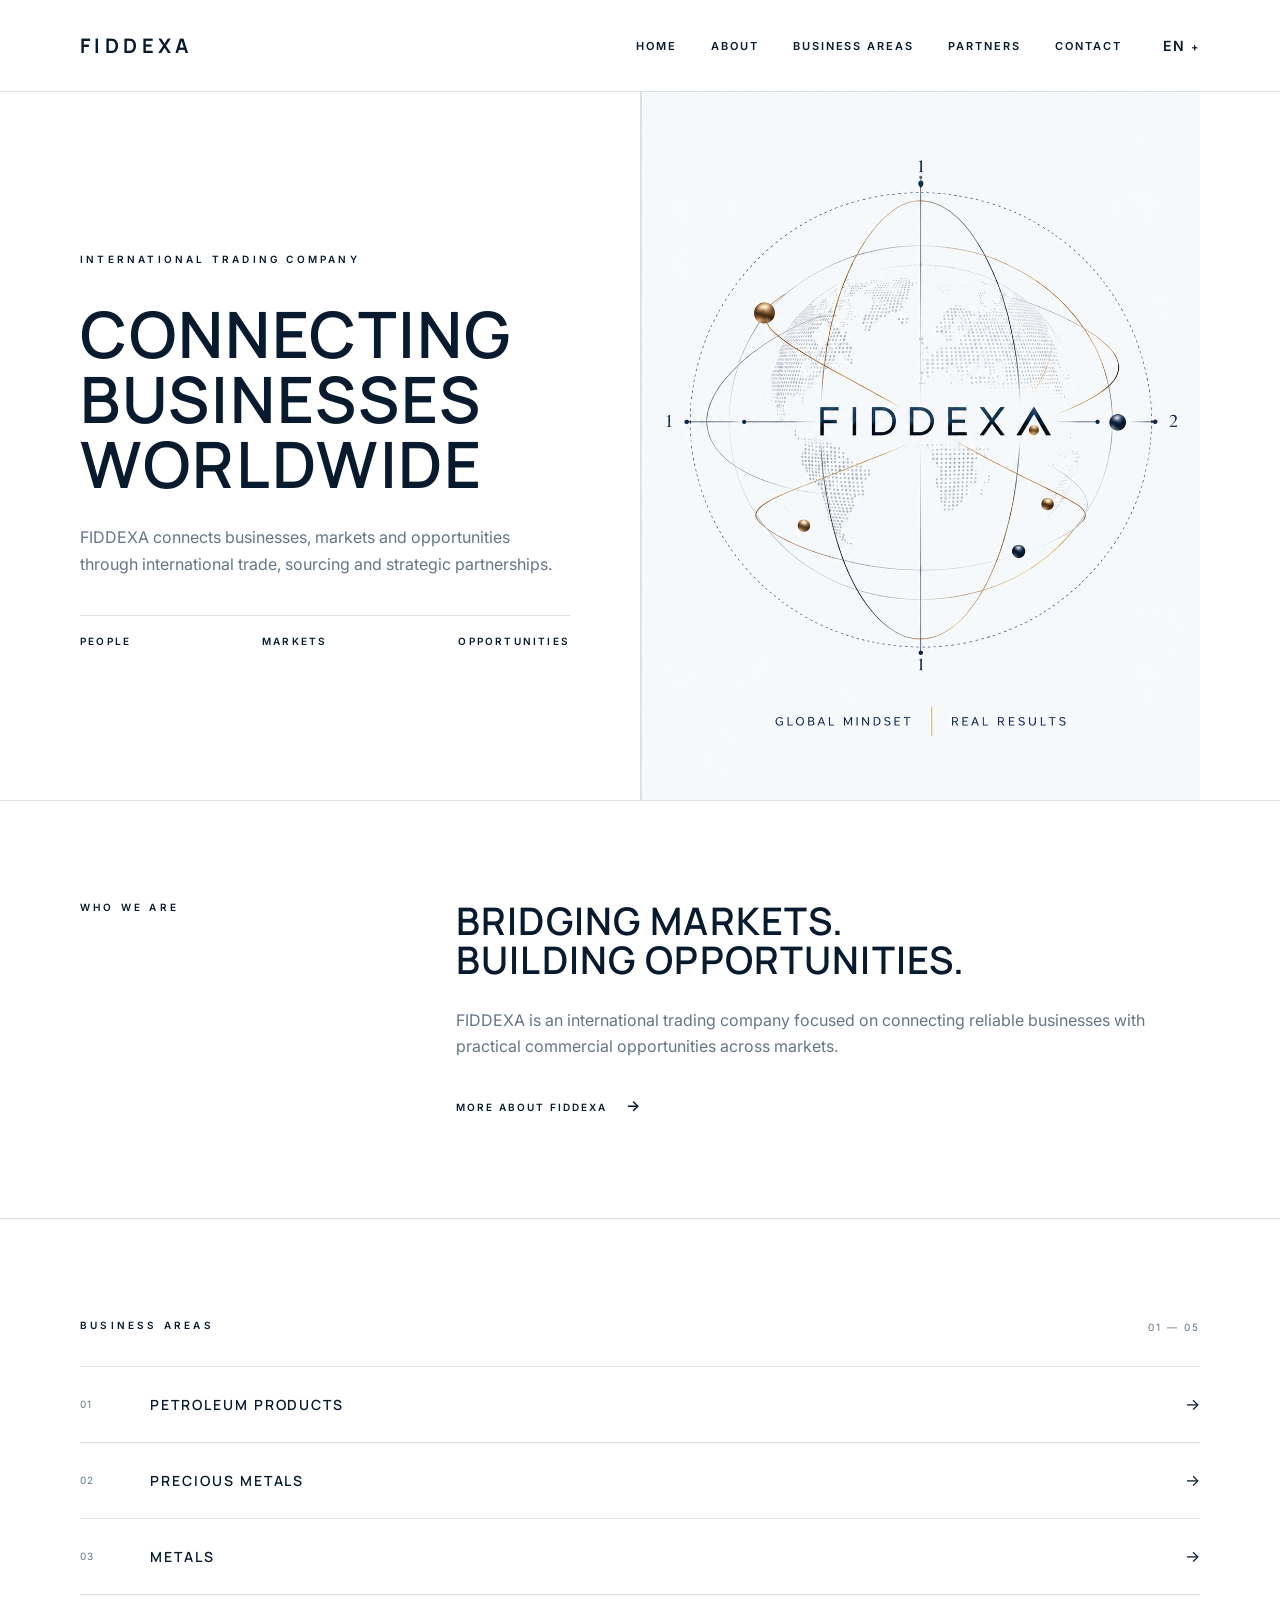
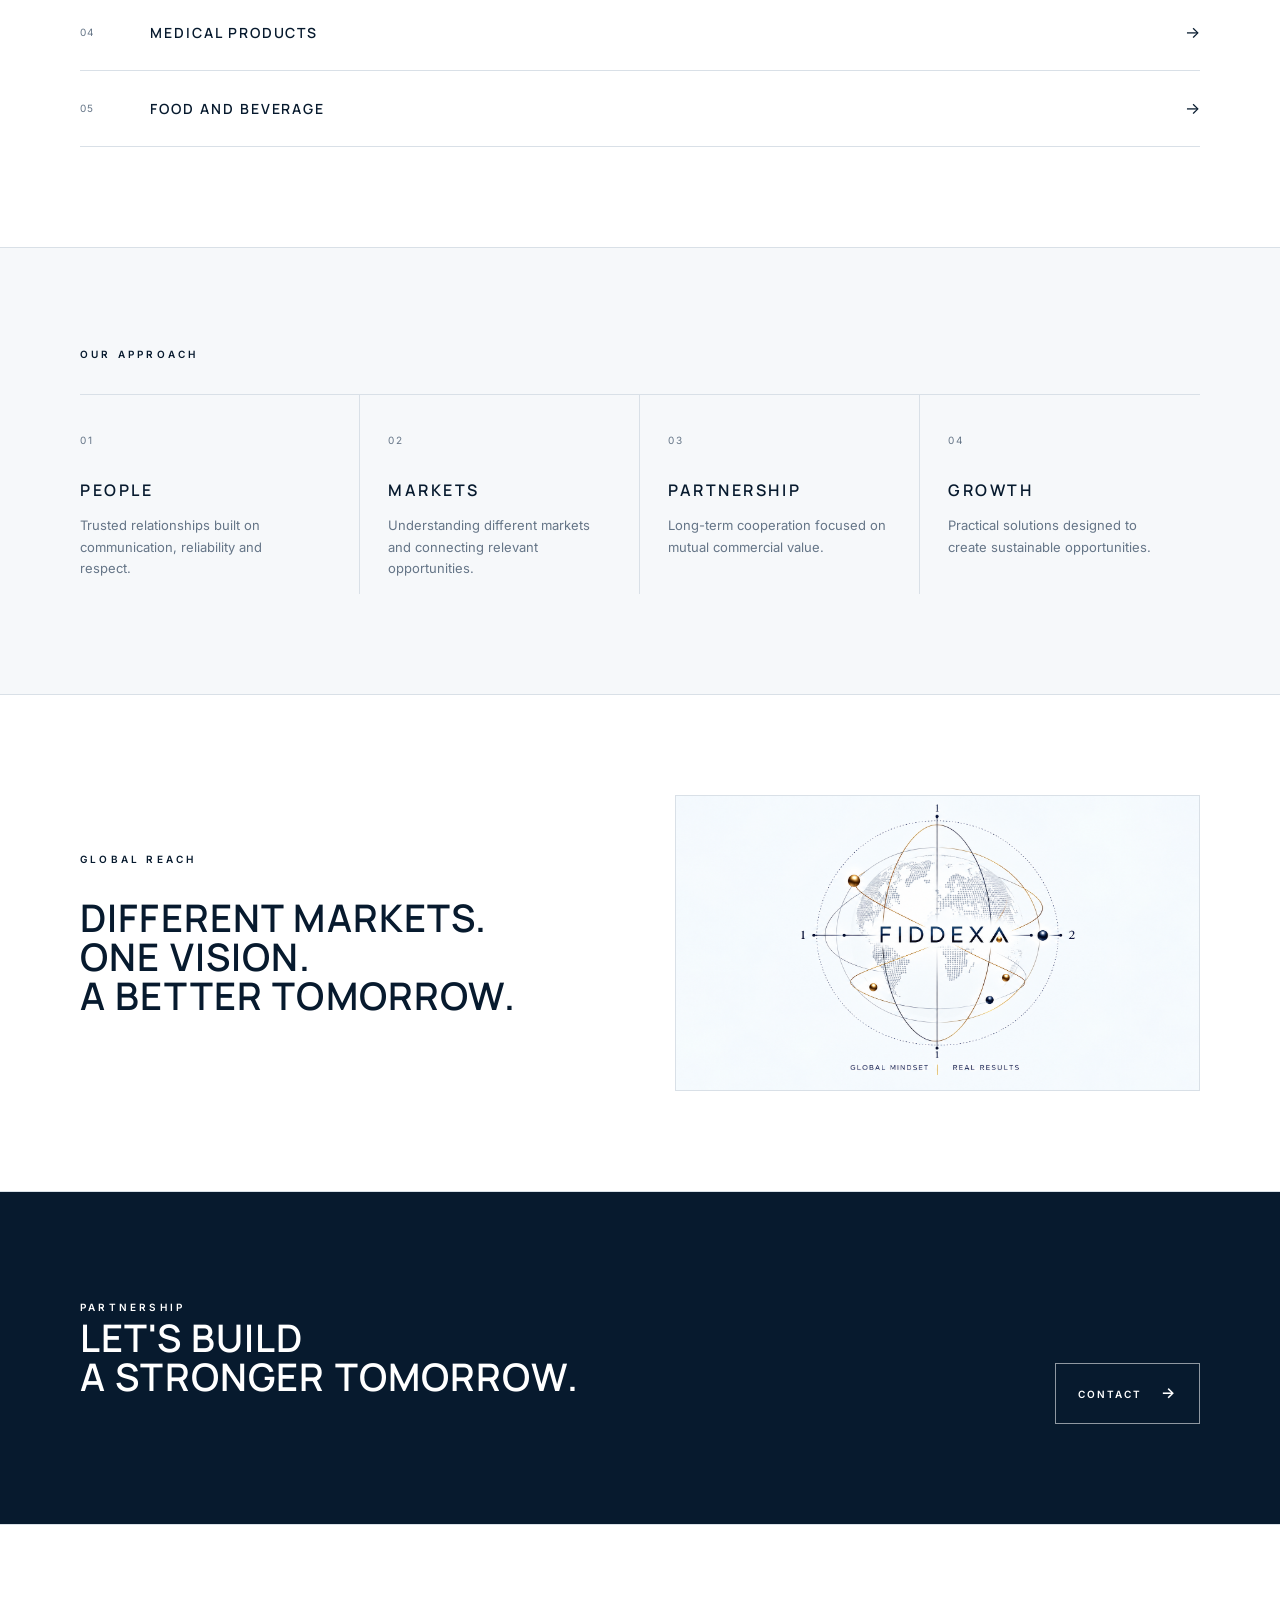
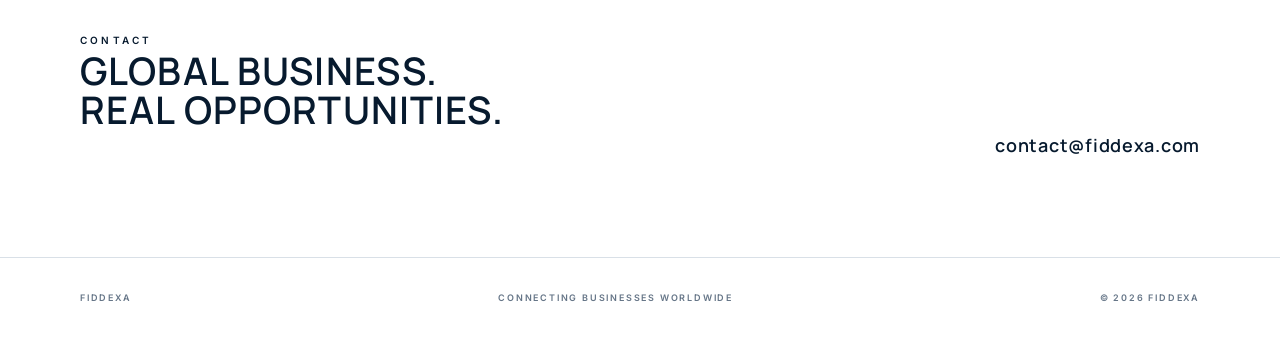
<file: index.html>
<!DOCTYPE html>
<html lang="en">
<head>
  <meta charset="UTF-8">
  <meta name="viewport" content="width=device-width, initial-scale=1.0">
  <title>FIDDEXA | Connecting Businesses Worldwide</title>
  <meta name="description" content="FIDDEXA connects businesses, markets and opportunities through international trade, sourcing and strategic partnerships.">
  <link rel="icon" href="favicon.ico">
  <link rel="icon" type="image/png" sizes="32x32" href="favicon-32x32.png">
  <link rel="icon" type="image/png" sizes="16x16" href="favicon-16x16.png">
  <link rel="apple-touch-icon" sizes="180x180" href="apple-touch-icon.png">
  <link rel="manifest" href="site.webmanifest">
  <link rel="stylesheet" href="style.css">
</head>
<body>
  <header class="site-header">
  <div class="container header-inner">

    <a href="index.html" class="brand" aria-label="FIDDEXA home">FIDDEXA</a>

    <nav class="main-nav nav" aria-label="Main navigation">

      <a href="index.html" data-page="home" data-i18n="navHome">HOME</a>
      <a href="about.html" data-page="about" data-i18n="navAbout">ABOUT</a>
      <a href="offers.html" data-page="areas" data-i18n="navAreas">BUSINESS AREAS</a>
      <a href="partner.html" data-page="partner" data-i18n="navPartner">PARTNERS</a>
      <a href="index.html#contact" data-i18n="navContact">CONTACT</a>

      <div class="language lang">
        <button class="lang-btn" type="button" aria-label="Select language">
          <span data-lang-label>EN</span> +
        </button>

        <div class="lang-menu">
          <button type="button" data-lang="en">ENGLISH</button>
          <button type="button" data-lang="ru">РУССКИЙ</button>
          <button type="button" data-lang="zh">中文</button>
        </div>
      </div>

    </nav>

    <button class="menu-toggle menu-btn" type="button" aria-label="Open menu">
      MENU
    </button>

  </div>
</header>

  <main>
    <section class="hero">
      <div class="container hero-grid">
        <div class="hero-copy">
          <p class="eyebrow">INTERNATIONAL TRADING COMPANY</p>
          <h1>CONNECTING<br>BUSINESSES<br>WORLDWIDE</h1>
          <p class="hero-text">FIDDEXA connects businesses, markets and opportunities through international trade, sourcing and strategic partnerships.</p>
          <div class="hero-line"></div>
          <div class="keywords">
            <span>PEOPLE</span>
            <span>MARKETS</span>
            <span>OPPORTUNITIES</span>
          </div>
        </div>

        <div class="hero-visual" aria-label="FIDDEXA global business network">
  <img
    class="hero-logo-image"
    src="images/fiddexa-globe-logo.png"
    alt="FIDDEXA global business network"
  >
</div>
      </div>
    </section>

    <section class="section intro" id="about">
      <div class="container two-col">
        <div class="section-label">WHO WE ARE</div>
        <div>
          <h2>BRIDGING MARKETS.<br>BUILDING OPPORTUNITIES.</h2>
          <p>FIDDEXA is an international trading company focused on connecting reliable businesses with practical commercial opportunities across markets.</p>
          <a class="text-link" href="about.html">MORE ABOUT FIDDEXA <span>→</span></a>
        </div>
      </div>
    </section>

    <section class="section areas">
      <div class="container">
        <div class="section-top">
          <span class="section-label">BUSINESS AREAS</span>
          <span class="section-index">01 — 05</span>
        </div>
        <div class="area-list">
          <a href="offers.html"><span>01</span><strong>PETROLEUM PRODUCTS</strong><i>→</i></a>
          <a href="offers.html"><span>02</span><strong>PRECIOUS METALS</strong><i>→</i></a>
          <a href="offers.html"><span>03</span><strong>METALS</strong><i>→</i></a>
          <a href="offers.html"><span>04</span><strong>MEDICAL PRODUCTS</strong><i>→</i></a>
          <a href="offers.html"><span>05</span><strong>FOOD AND BEVERAGE</strong><i>→</i></a>
        </div>
      </div>
    </section>

    <section class="section approach">
      <div class="container">
        <div class="section-label">OUR APPROACH</div>
        <div class="approach-grid">
          <article><span>01</span><h3>PEOPLE</h3><p>Trusted relationships built on communication, reliability and respect.</p></article>
          <article><span>02</span><h3>MARKETS</h3><p>Understanding different markets and connecting relevant opportunities.</p></article>
          <article><span>03</span><h3>PARTNERSHIP</h3><p>Long-term cooperation focused on mutual commercial value.</p></article>
          <article><span>04</span><h3>GROWTH</h3><p>Practical solutions designed to create sustainable opportunities.</p></article>
        </div>
      </div>
    </section>

    <section class="section reach">
      <div class="container reach-inner">
        <div>
          <span class="section-label">GLOBAL REACH</span>
          <h2>DIFFERENT MARKETS.<br>ONE VISION.<br>A BETTER TOMORROW.</h2>
        </div>
        <div class="reach-map">
          <img src="images/fiddexa-globe-wide.png" alt="FIDDEXA global reach">
        </div>
      </div>
    </section>

    <section class="section partner-cta">
      <div class="container cta-inner">
        <div>
          <span class="section-label">PARTNERSHIP</span>
          <h2>LET'S BUILD<br>A STRONGER TOMORROW.</h2>
        </div>
        <a class="outline-link" href="partner.html">BECOME A PARTNER <span>→</span></a>
      </div>
    </section>

    <section class="section contact" id="contact">
      <div class="container contact-inner">
        <div>
          <span class="section-label">CONTACT</span>
          <h2>GLOBAL BUSINESS.<br>REAL OPPORTUNITIES.</h2>
        </div>
        <a class="contact-email" href="mailto:contact@fiddexa.com">contact@fiddexa.com</a>
      </div>
    </section>
  </main>

  <footer class="site-footer">
    <div class="container footer-inner">
      <span>FIDDEXA</span>
      <span>CONNECTING BUSINESSES WORLDWIDE</span>
      <span>© 2026 FIDDEXA</span>
    </div>
  </footer>
<script src="script.js"></script>
</body>
</html>
</file>
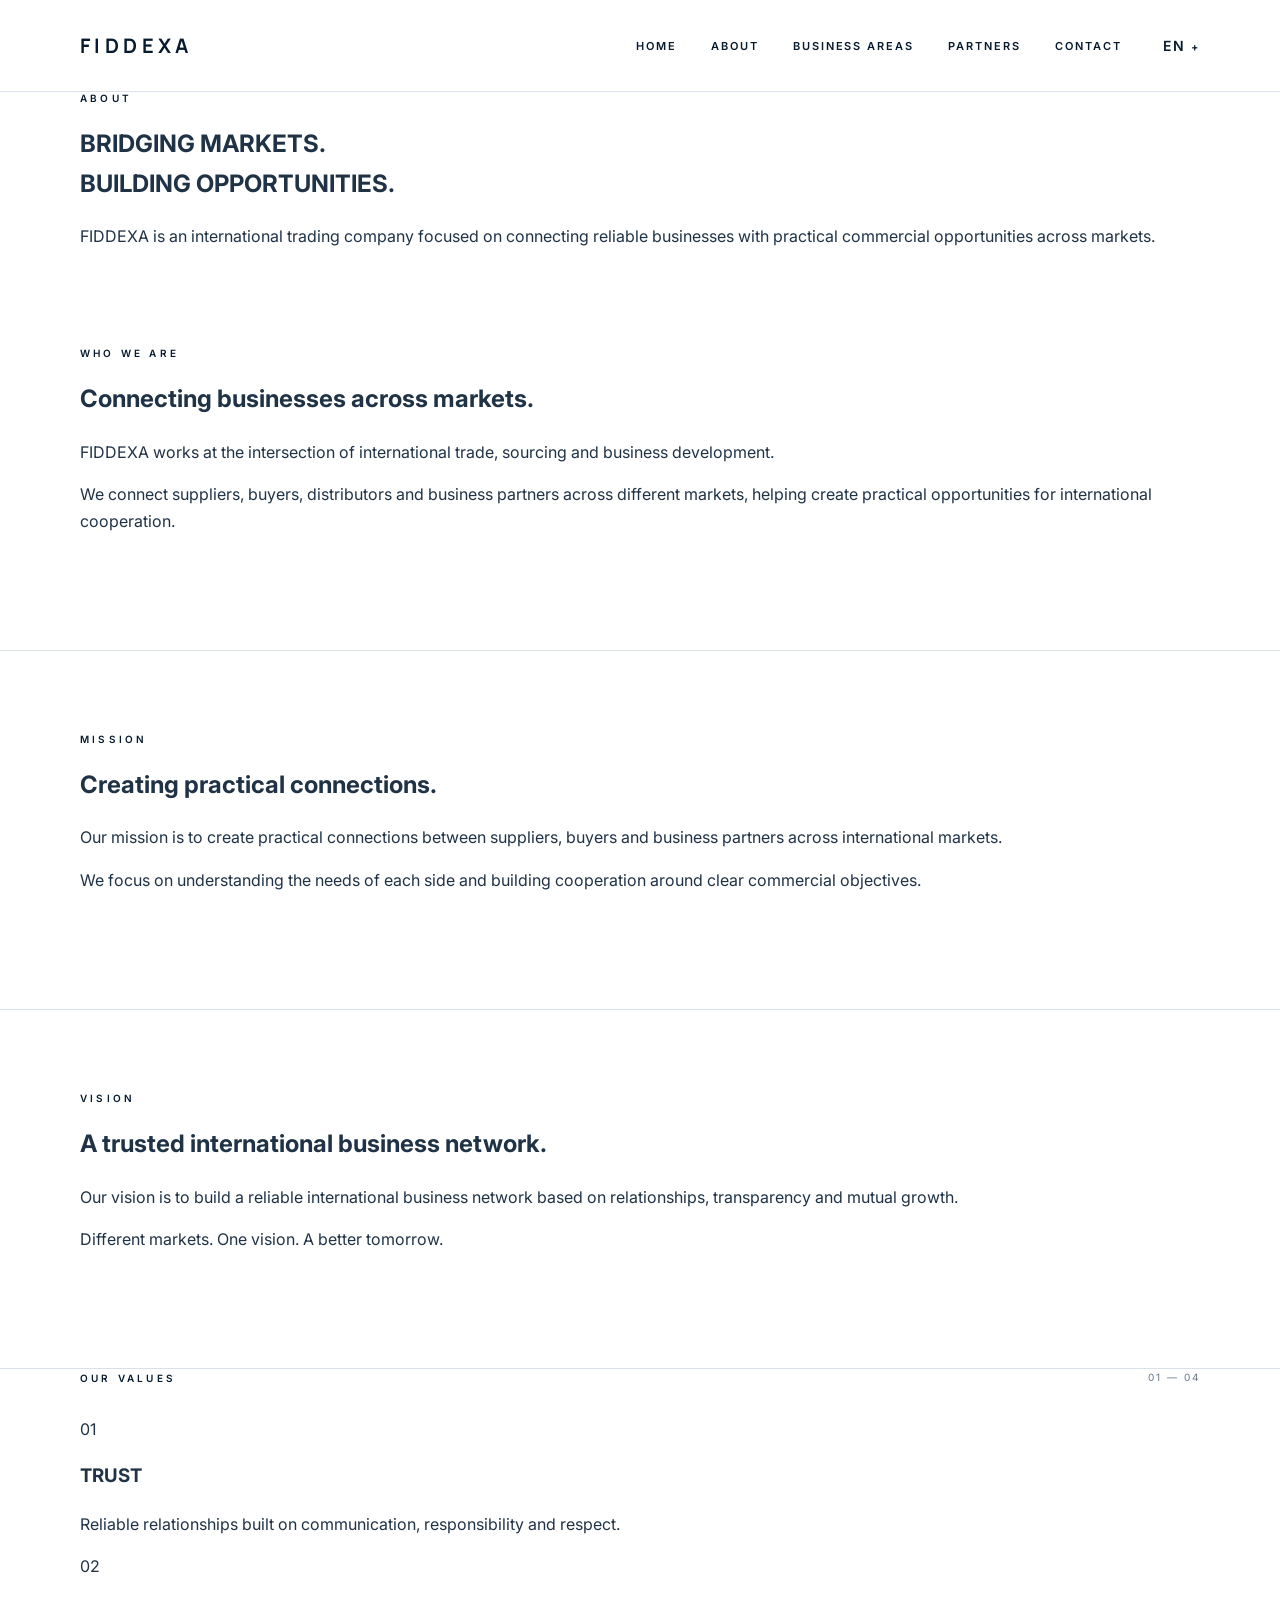
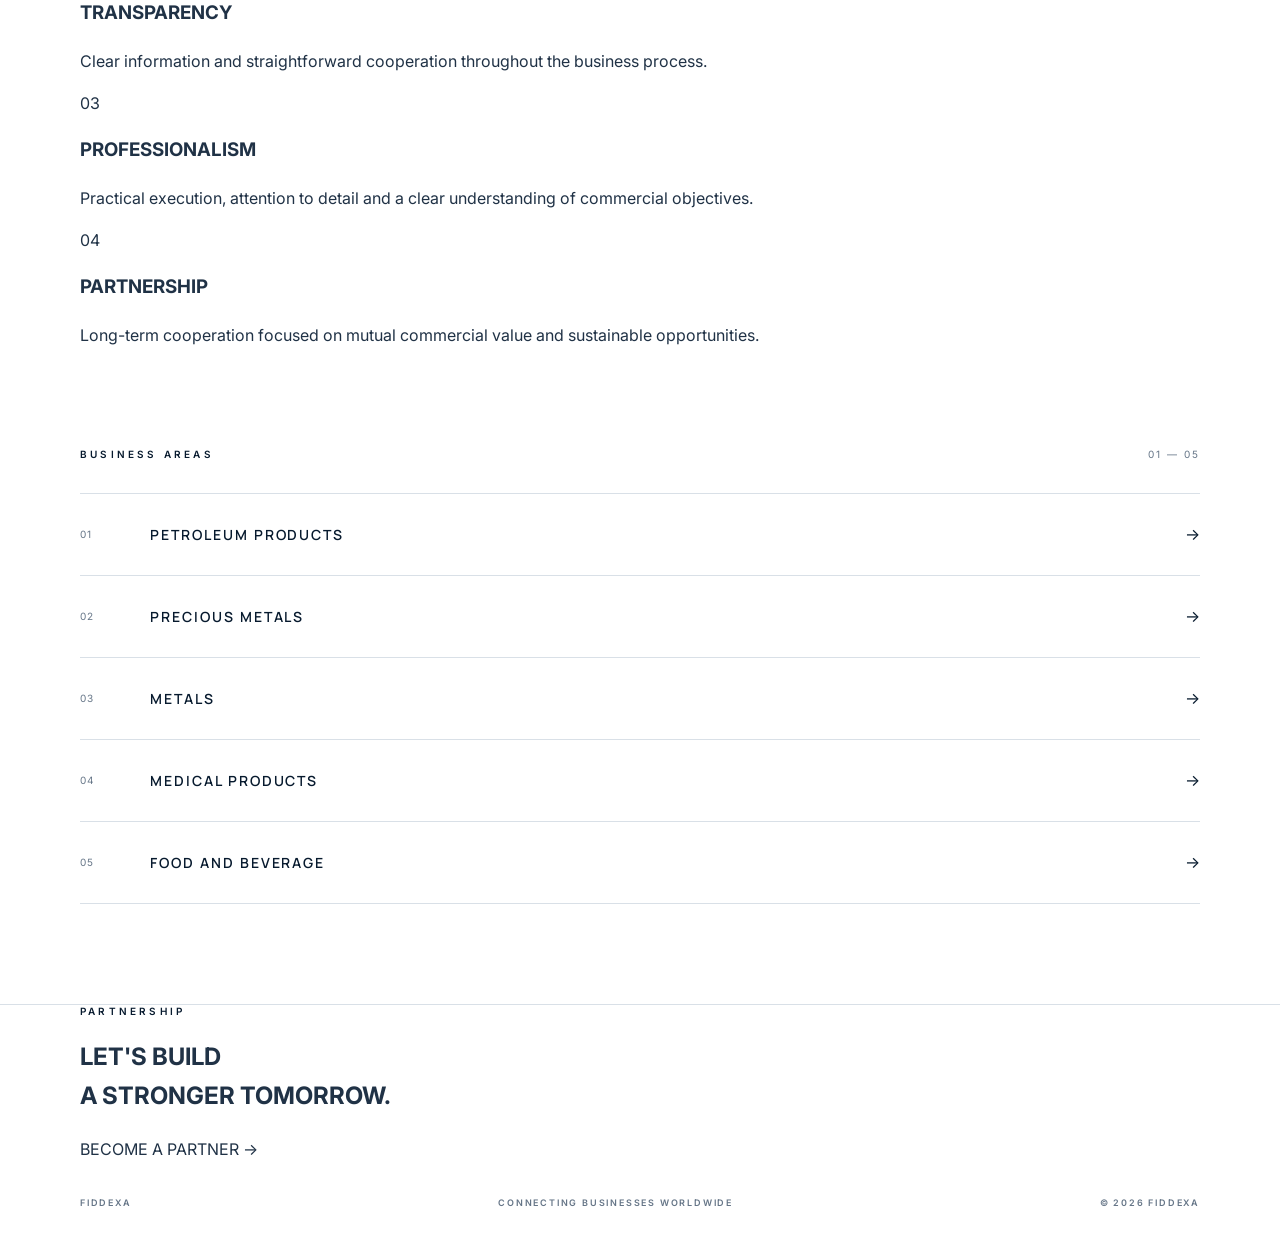
<file: about.html>
<!DOCTYPE html>
<html lang="en">
<head>
  <meta charset="UTF-8">
  <meta name="viewport" content="width=device-width, initial-scale=1.0">

  <title>About — FIDDEXA</title>
  <meta name="description" content="FIDDEXA — international trading company connecting businesses, markets and opportunities worldwide.">

  <link rel="icon" href="favicon.ico">
  <link rel="icon" type="image/png" sizes="32x32" href="favicon-32x32.png">
  <link rel="icon" type="image/png" sizes="16x16" href="favicon-16x16.png">
  <link rel="apple-touch-icon" sizes="180x180" href="apple-touch-icon.png">
  <link rel="manifest" href="site.webmanifest">
  <link rel="stylesheet" href="style.css">
</head>

<body>

  <!-- HEADER -->
  <header class="site-header">
  <div class="container header-inner">

    <a href="index.html" class="brand" aria-label="FIDDEXA home">FIDDEXA</a>

    <nav class="main-nav nav" aria-label="Main navigation">

      <a href="index.html" data-page="home" data-i18n="navHome">HOME</a>
      <a href="about.html" data-page="about" data-i18n="navAbout">ABOUT</a>
      <a href="offers.html" data-page="areas" data-i18n="navAreas">BUSINESS AREAS</a>
      <a href="partner.html" data-page="partner" data-i18n="navPartner">PARTNERS</a>
      <a href="index.html#contact" data-i18n="navContact">CONTACT</a>

      <div class="language lang">
        <button class="lang-btn" type="button" aria-label="Select language">
          <span data-lang-label>EN</span> +
        </button>

        <div class="lang-menu">
          <button type="button" data-lang="en">ENGLISH</button>
          <button type="button" data-lang="ru">РУССКИЙ</button>
          <button type="button" data-lang="zh">中文</button>
        </div>
      </div>

    </nav>

    <button class="menu-toggle menu-btn" type="button" aria-label="Open menu">
      MENU
    </button>

  </div>
</header>


  <!-- PAGE HERO -->
  <main>

    <section class="page-intro">
      <div class="container">

        <div class="section-label">
          ABOUT
        </div>

        <div class="page-intro-content">

          <h1>
            BRIDGING MARKETS.<br>
            BUILDING OPPORTUNITIES.
          </h1>

          <p class="lead">
            FIDDEXA is an international trading company focused on connecting
            reliable businesses with practical commercial opportunities across markets.
          </p>

        </div>

      </div>
    </section>


    <!-- WHO WE ARE -->
    <section class="content-section">
      <div class="container content-grid">

        <div class="section-label">
          WHO WE ARE
        </div>

        <div class="content-main">

          <h2>Connecting businesses across markets.</h2>

          <p>
            FIDDEXA works at the intersection of international trade,
            sourcing and business development.
          </p>

          <p>
            We connect suppliers, buyers, distributors and business partners
            across different markets, helping create practical opportunities
            for international cooperation.
          </p>

        </div>

      </div>
    </section>


    <!-- MISSION -->
    <section class="content-section soft-section">
      <div class="container content-grid">

        <div class="section-label">
          MISSION
        </div>

        <div class="content-main">

          <h2>
            Creating practical connections.
          </h2>

          <p>
            Our mission is to create practical connections between suppliers,
            buyers and business partners across international markets.
          </p>

          <p>
            We focus on understanding the needs of each side and building
            cooperation around clear commercial objectives.
          </p>

        </div>

      </div>
    </section>


    <!-- VISION -->
    <section class="content-section">
      <div class="container content-grid">

        <div class="section-label">
          VISION
        </div>

        <div class="content-main">

          <h2>
            A trusted international business network.
          </h2>

          <p>
            Our vision is to build a reliable international business network
            based on relationships, transparency and mutual growth.
          </p>

          <p>
            Different markets. One vision. A better tomorrow.
          </p>

        </div>

      </div>
    </section>


    <!-- VALUES -->
    <section class="values-section soft-section">

      <div class="container">

        <div class="section-heading-row">

          <div class="section-label">
            OUR VALUES
          </div>

          <div class="section-counter">
            01 — 04
          </div>

        </div>


        <div class="values-grid">

          <article class="value-item">
            <span class="value-number">01</span>

            <h3>TRUST</h3>

            <p>
              Reliable relationships built on communication,
              responsibility and respect.
            </p>
          </article>


          <article class="value-item">
            <span class="value-number">02</span>

            <h3>TRANSPARENCY</h3>

            <p>
              Clear information and straightforward cooperation
              throughout the business process.
            </p>
          </article>


          <article class="value-item">
            <span class="value-number">03</span>

            <h3>PROFESSIONALISM</h3>

            <p>
              Practical execution, attention to detail and
              a clear understanding of commercial objectives.
            </p>
          </article>


          <article class="value-item">
            <span class="value-number">04</span>

            <h3>PARTNERSHIP</h3>

            <p>
              Long-term cooperation focused on mutual commercial
              value and sustainable opportunities.
            </p>
          </article>

        </div>

      </div>

    </section>


    <!-- BUSINESS AREAS -->
    <section class="content-section">

      <div class="container">

        <div class="section-heading-row">

          <div class="section-label">
            BUSINESS AREAS
          </div>

          <div class="section-counter">
            01 — 05
          </div>

        </div>


        <div class="simple-list">

          <a href="offers.html" class="simple-list-item">
            <span class="simple-list-number">01</span>
            <span class="simple-list-title">PETROLEUM PRODUCTS</span>
            <span class="simple-list-arrow">→</span>
          </a>

          <a href="offers.html" class="simple-list-item">
            <span class="simple-list-number">02</span>
            <span class="simple-list-title">PRECIOUS METALS</span>
            <span class="simple-list-arrow">→</span>
          </a>

          <a href="offers.html" class="simple-list-item">
            <span class="simple-list-number">03</span>
            <span class="simple-list-title">METALS</span>
            <span class="simple-list-arrow">→</span>
          </a>

          <a href="offers.html" class="simple-list-item">
            <span class="simple-list-number">04</span>
            <span class="simple-list-title">MEDICAL PRODUCTS</span>
            <span class="simple-list-arrow">→</span>
          </a>

          <a href="offers.html" class="simple-list-item">
            <span class="simple-list-number">05</span>
            <span class="simple-list-title">FOOD AND BEVERAGE</span>
            <span class="simple-list-arrow">→</span>
          </a>

        </div>

      </div>

    </section>


    <!-- CTA -->
    <section class="dark-cta">

      <div class="container dark-cta-inner">

        <div>

          <div class="section-label light-label">
            PARTNERSHIP
          </div>

          <h2>
            LET'S BUILD<br>
            A STRONGER TOMORROW.
          </h2>

        </div>

        <a href="partner.html" class="outline-button">
          BECOME A PARTNER
          <span>→</span>
        </a>

      </div>

    </section>

  </main>


  <!-- FOOTER -->
  <footer class="site-footer">

    <div class="container footer-inner">

      <span>FIDDEXA</span>

      <span>CONNECTING BUSINESSES WORLDWIDE</span>

      <span>© 2026 FIDDEXA</span>

    </div>

  </footer>


  <script src="script.js"></script>

</body>
</html>
</file>
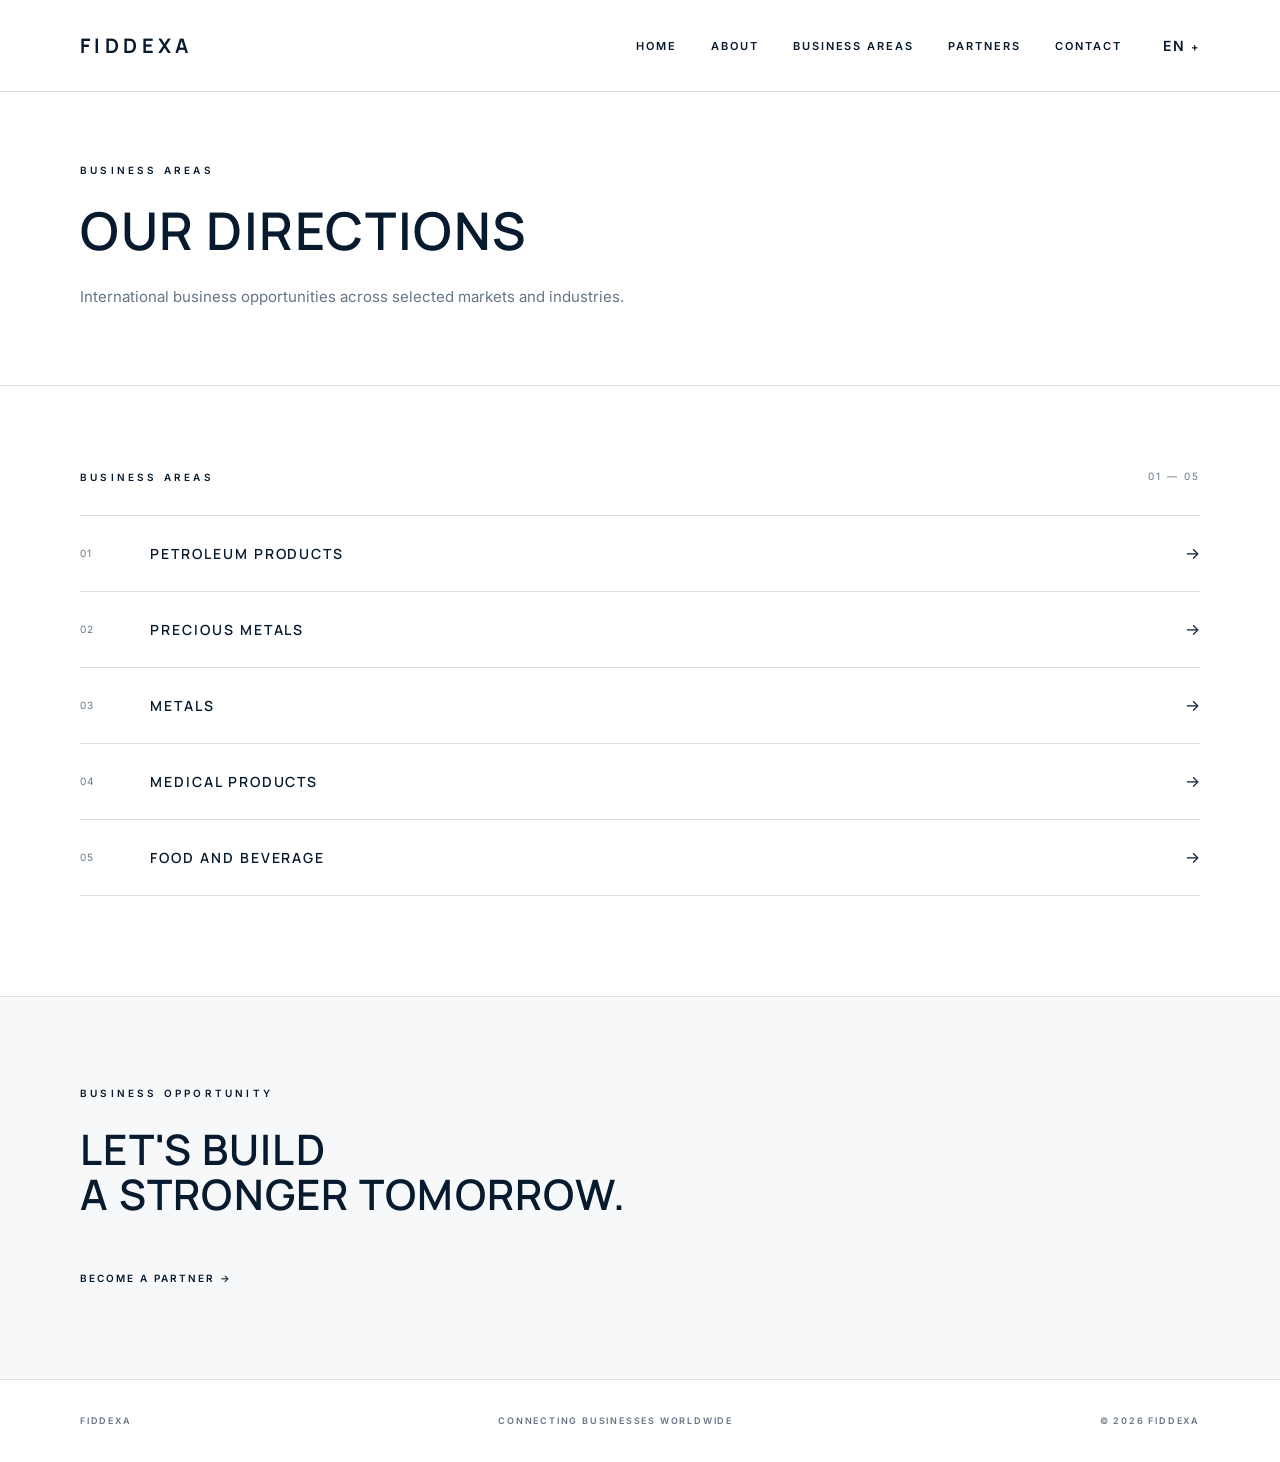
<file: offers.html>
<!DOCTYPE html>
<html lang="en">
<head>
  <meta charset="UTF-8">
  <meta name="viewport" content="width=device-width, initial-scale=1.0">

  <title>Business Areas — FIDDEXA</title>
  <meta name="description" content="FIDDEXA international business areas and trade opportunities.">

  <link rel="icon" href="favicon.ico">
  <link rel="icon" type="image/png" sizes="32x32" href="favicon-32x32.png">
  <link rel="icon" type="image/png" sizes="16x16" href="favicon-16x16.png">
  <link rel="apple-touch-icon" sizes="180x180" href="apple-touch-icon.png">
  <link rel="manifest" href="site.webmanifest">
  <link rel="stylesheet" href="style.css">
</head>

<body>

  <!-- HEADER -->
  <header class="site-header">
  <div class="container header-inner">

    <a href="index.html" class="brand" aria-label="FIDDEXA home">FIDDEXA</a>

    <nav class="main-nav nav" aria-label="Main navigation">

      <a href="index.html" data-page="home" data-i18n="navHome">HOME</a>
      <a href="about.html" data-page="about" data-i18n="navAbout">ABOUT</a>
      <a href="offers.html" data-page="areas" data-i18n="navAreas">BUSINESS AREAS</a>
      <a href="partner.html" data-page="partner" data-i18n="navPartner">PARTNERS</a>
      <a href="index.html#contact" data-i18n="navContact">CONTACT</a>

      <div class="language lang">
        <button class="lang-btn" type="button" aria-label="Select language">
          <span data-lang-label>EN</span> +
        </button>

        <div class="lang-menu">
          <button type="button" data-lang="en">ENGLISH</button>
          <button type="button" data-lang="ru">РУССКИЙ</button>
          <button type="button" data-lang="zh">中文</button>
        </div>
      </div>

    </nav>

    <button class="menu-toggle menu-btn" type="button" aria-label="Open menu">
      MENU
    </button>

  </div>
</header>

<main>

  <section class="page-hero">
    <div class="container">
      <div class="page-hero-label">BUSINESS AREAS</div>
      <h1>OUR DIRECTIONS</h1>
      <p>International business opportunities across selected markets and industries.</p>
    </div>
  </section>

  <section class="content-section">
    <div class="container">

      <div class="section-heading-row">
        <div class="section-label">BUSINESS AREAS</div>
        <div class="section-counter">01 — 05</div>
      </div>

      <div class="area-list">

  <a href="partner.html">
    <span>01</span>
    <strong>PETROLEUM PRODUCTS</strong>
    <i>→</i>
  </a>

  <a href="partner.html">
    <span>02</span>
    <strong>PRECIOUS METALS</strong>
    <i>→</i>
  </a>

  <a href="partner.html">
    <span>03</span>
    <strong>METALS</strong>
    <i>→</i>
  </a>

  <a href="partner.html">
    <span>04</span>
    <strong>MEDICAL PRODUCTS</strong>
    <i>→</i>
  </a>

  <a href="partner.html">
    <span>05</span>
    <strong>FOOD AND BEVERAGE</strong>
    <i>→</i>
  </a>

</div>

    </div>
  </section>

  <section class="cta-section">
    <div class="container">
      <div class="cta-label">BUSINESS OPPORTUNITY</div>
      <h2>LET'S BUILD<br>A STRONGER TOMORROW</h2>
      <a href="partner.html" class="text-link">BECOME A PARTNER →</a>
    </div>
  </section>

</main>

<footer class="site-footer">

    <div class="container footer-inner">

      <span>FIDDEXA</span>

      <span>CONNECTING BUSINESSES WORLDWIDE</span>

      <span>© 2026 FIDDEXA</span>

    </div>

  </footer>


  <script src="script.js"></script>

</body>
</html>
</file>
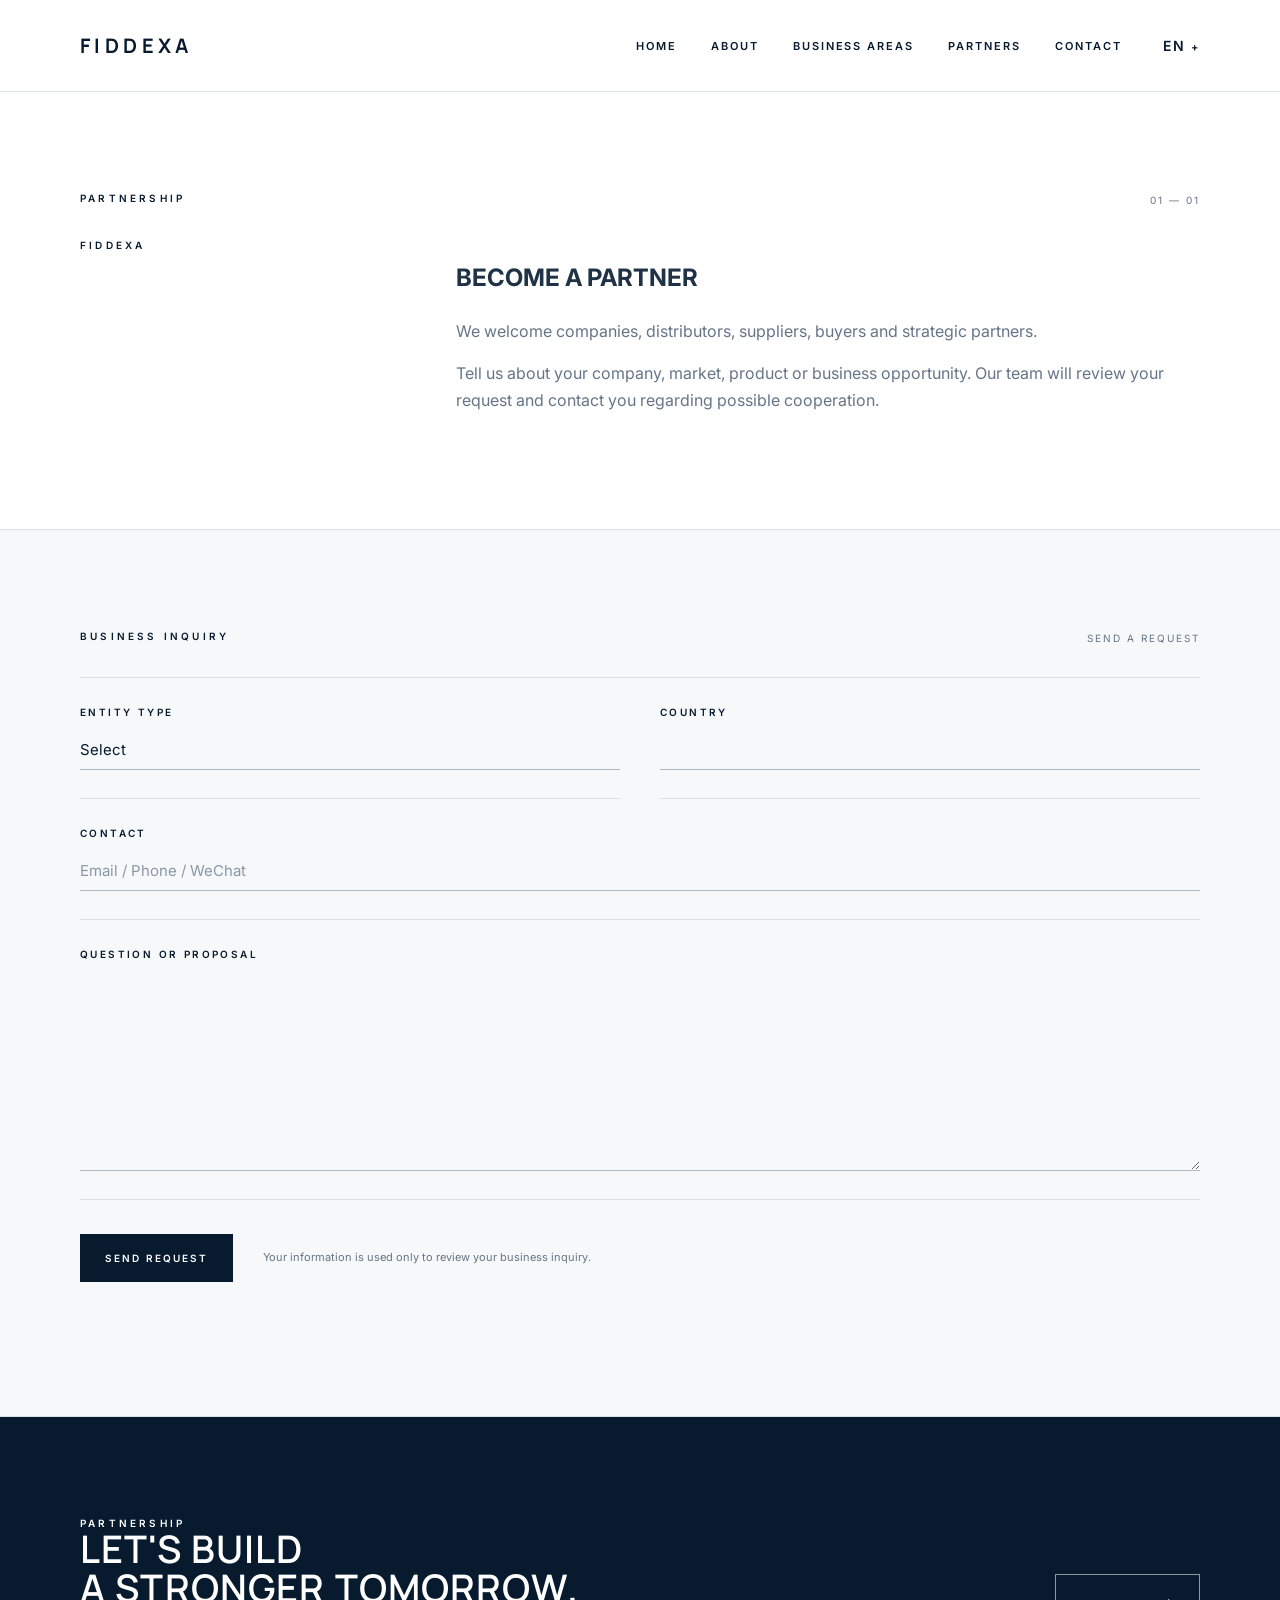
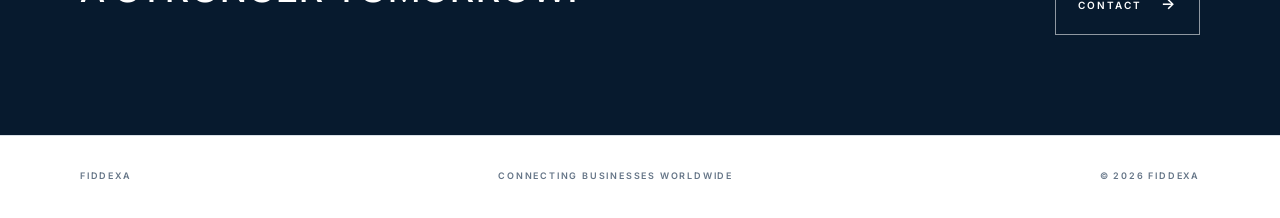
<file: partner.html>
<!DOCTYPE html>
<html lang="en">
<head>
  <meta charset="UTF-8">
  <meta name="viewport" content="width=device-width, initial-scale=1.0">

  <title>Become a Partner — FIDDEXA</title>
  <meta name="description" content="Become a partner of FIDDEXA — international trade, sourcing and business development.">

  <link rel="icon" href="favicon.ico">
  <link rel="icon" type="image/png" sizes="32x32" href="favicon-32x32.png">
  <link rel="icon" type="image/png" sizes="16x16" href="favicon-16x16.png">
  <link rel="apple-touch-icon" sizes="180x180" href="apple-touch-icon.png">
  <link rel="manifest" href="site.webmanifest">
  <link rel="stylesheet" href="style.css">
</head>

<body>

<header class="site-header">
  <div class="container header-inner">

    <a href="index.html" class="brand" aria-label="FIDDEXA home">FIDDEXA</a>

    <nav class="main-nav nav" aria-label="Main navigation">

      <a href="index.html" data-page="home" data-i18n="navHome">HOME</a>
      <a href="about.html" data-page="about" data-i18n="navAbout">ABOUT</a>
      <a href="offers.html" data-page="areas" data-i18n="navAreas">BUSINESS AREAS</a>
      <a href="partner.html" data-page="partner" data-i18n="navPartner">PARTNERS</a>
      <a href="index.html#contact" data-i18n="navContact">CONTACT</a>

      <div class="language lang">
        <button class="lang-btn" type="button" aria-label="Select language">
          <span data-lang-label>EN</span> +
        </button>

        <div class="lang-menu">
          <button type="button" data-lang="en">ENGLISH</button>
          <button type="button" data-lang="ru">РУССКИЙ</button>
          <button type="button" data-lang="zh">中文</button>
        </div>
      </div>

    </nav>

    <button class="menu-toggle menu-btn" type="button" aria-label="Open menu">
      MENU
    </button>

  </div>
</header>


<main>

<section class="section partner-intro">

  <div class="container">

    <div class="section-top">
      <div class="section-label">PARTNERSHIP</div>
      <div class="section-index">01 — 01</div>
    </div>

    <div class="two-col">

      <div>
        <div class="section-label">FIDDEXA</div>
      </div>

      <div class="intro">

        <h1 data-i18n="partnerPageTitle">
          BECOME A PARTNER
        </h1>

        <p data-i18n="partnerPageLead">
          We welcome companies, distributors, suppliers, buyers and strategic partners.
        </p>

        <p>
          Tell us about your company, market, product or business opportunity.
          Our team will review your request and contact you regarding possible cooperation.
        </p>

      </div>

    </div>

  </div>

</section>


<section class="section partner-form-section" id="contact">

  <div class="container">

    <div class="section-top">
      <div class="section-label">BUSINESS INQUIRY</div>
      <div class="section-index">SEND A REQUEST</div>
    </div>


    <form
      id="partner-form"
      class="partner-form"
      action="https://api.web3forms.com/submit"
      method="POST"
    >
      <input type="hidden" name="access_key" value="a15d278f-cff2-4149-932f-d1d1a3f38111">
      <input type="hidden" name="subject" value="FIDDEXA — New Business Inquiry">
      <input type="hidden" name="from_name" value="FIDDEXA Website">
      <input type="checkbox" name="botcheck" style="display:none;">


      <div class="form-grid">

        <div class="form-field">

          <label for="entity_type" data-i18n="formType">
            ENTITY TYPE
          </label>

          <select id="entity_type" name="entity_type" required>
            <option value="">Select</option>
            <option value="Individual">Individual</option>
            <option value="Company">Company</option>
          </select>

        </div>


        <div class="form-field">

          <label for="country" data-i18n="formCountry">
            COUNTRY
          </label>

          <input
            id="country"
            name="country"
            type="text"
            required
          >

        </div>


        <div class="form-field form-field-full">

          <label for="contact" data-i18n="formContact">
            CONTACT
          </label>

          <input
            id="contact"
            name="contact"
            type="text"
            placeholder="Email / Phone / WeChat"
            required
          >

        </div>


        <div class="form-field form-field-full">

          <label for="message" data-i18n="formMessage">
            QUESTION OR PROPOSAL
          </label>

          <textarea
            id="message"
            name="message"
            rows="7"
            required
          ></textarea>

        </div>

      </div>


      <div class="form-bottom">

        <button
          class="form-submit"
          type="submit"
          data-i18n="formSend"
        >
          SEND REQUEST
        </button>

        <span
          class="form-note"
          data-i18n="formNote"
        >
          Your information is used only to review your business inquiry.
        </span>

      </div>


      <div
        id="form-status"
        class="form-status"
        aria-live="polite"
      ></div>

    </form>

  </div>

</section>


<section class="partner-cta section">

  <div class="container cta-inner">

    <div>

      <div class="section-label">
        PARTNERSHIP
      </div>

      <h2>
        LET'S BUILD<br>
        A STRONGER TOMORROW.
      </h2>

    </div>

    <a
      href="mailto:contact@fiddexa.com"
      class="outline-link"
    >
      CONTACT FIDDEXA
      <span>→</span>
    </a>

  </div>

</section>

</main>


<footer class="site-footer">

  <div class="container footer-inner">

    <span>FIDDEXA</span>

    <span data-i18n="footer">
      CONNECTING BUSINESSES WORLDWIDE
    </span>

    <span>
      © 2026 FIDDEXA
    </span>

  </div>

</footer>
<script src="script.js"></script>

</body>
</html>
</file>
<file: style.css>
@import url('https://fonts.googleapis.com/css2?family=Inter:wght@400;500;600&family=Manrope:wght@500;600;700&display=swap');

:root{
  --navy:#071a2e;
  --navy-soft:#17304a;
  --text:#203246;
  --muted:#657587;
  --line:#d9e0e7;
  --paper:#ffffff;
  --soft:#f6f8fa;
}
*{box-sizing:border-box}
html{scroll-behavior:smooth}
body{margin:0;background:var(--paper);color:var(--text);font-family:Inter,Arial,sans-serif;line-height:1.65}
a{color:inherit;text-decoration:none}
.container{width:min(1120px,calc(100% - 64px));margin:auto}
.site-header{height:92px;border-bottom:1px solid var(--line);background:#fff}
.header-inner{height:100%;display:flex;align-items:center;justify-content:space-between}
.brand{font-family:Manrope,sans-serif;font-size:20px;font-weight:700;letter-spacing:.22em;color:var(--navy)}
.main-nav{display:flex;align-items:center;gap:34px}
.main-nav a,.language,.menu-toggle{font:600 11px Inter,sans-serif;letter-spacing:.18em;color:var(--navy);background:none;border:0;padding:0}
.main-nav a:hover,.text-link:hover,.contact-email:hover{opacity:.62}
.language{margin-left:4px;cursor:pointer}
.language span{font-size:14px;margin-left:3px}
.menu-toggle{display:none}

.hero{min-height:620px;border-bottom:1px solid var(--line)}
.hero-grid{min-height:620px;display:grid;grid-template-columns:1fr 1fr}
.hero-copy{display:flex;flex-direction:column;justify-content:center;padding:70px 70px 70px 0}
.eyebrow,.section-label{font-size:10px;line-height:1.2;font-weight:600;letter-spacing:.32em;color:var(--navy)}
.hero h1,.section h2{font-family:Manrope,Arial,sans-serif;color:var(--navy);font-weight:600;letter-spacing:.03em;line-height:1.02}
.hero h1{font-size:64px;margin:26px 0 28px}
.hero-text{max-width:600px;margin:0;color:var(--muted);font-size:16px}
.hero-line{height:1px;background:var(--line);margin:38px 0 17px}
.keywords{display:flex;justify-content:space-between;gap:20px}
.keywords span{font-size:10px;letter-spacing:.22em;color:var(--navy);font-weight:600}
.hero-visual{position:relative;background:var(--soft);border-left:1px solid var(--line);display:flex;align-items:center;justify-content:center;overflow:hidden}
.world-mark{width:390px;height:390px;border:1px solid #cbd5df;border-radius:50%;position:relative}
.world-mark:before,.world-mark:after{content:"";position:absolute;inset:42px;border:1px solid #cbd5df;border-radius:50%}
.world-mark:after{inset:0 112px}
.world-ring{position:absolute;inset:0;border-radius:50%;border:1px dashed #b9c6d2}
.ring-one{transform:rotate(60deg)}
.ring-two{transform:rotate(-60deg)}
.world-line{position:absolute;height:1px;background:#91a4b7;transform-origin:left center}
.line-one{width:280px;left:56px;top:132px;transform:rotate(25deg)}
.line-two{width:260px;left:84px;top:256px;transform:rotate(-25deg)}
.line-three{width:230px;left:104px;top:194px}
.node{position:absolute;width:9px;height:9px;background:var(--navy);border-radius:50%}
.node-one{left:53px;top:128px}.node-two{right:48px;top:193px}.node-three{left:104px;bottom:90px}.node-four{right:92px;bottom:116px}.node-five{left:190px;top:188px}
.center-label{position:absolute;left:50%;top:50%;transform:translate(-50%,-50%);font:600 20px Manrope,sans-serif;letter-spacing:.22em;color:var(--navy)}
.visual-caption{position:absolute;bottom:38px;left:0;right:0;display:flex;justify-content:center;gap:30px;font-size:10px;font-weight:600;letter-spacing:.24em;color:var(--navy)}

.section{border-bottom:1px solid var(--line);padding:100px 0}
.two-col{display:grid;grid-template-columns:30% 70%;gap:40px}
.section h2{font-size:38px;margin:0 0 28px}
.intro p{max-width:720px;color:var(--muted);font-size:16px}
.text-link{display:inline-block;margin-top:18px;font-size:10px;font-weight:600;letter-spacing:.2em;color:var(--navy)}
.text-link span,.outline-link span{margin-left:14px;font-size:15px}
.section-top{display:flex;justify-content:space-between;margin-bottom:30px}
.section-index{font-size:10px;letter-spacing:.2em;color:var(--muted)}
.area-list{border-top:1px solid var(--line)}
.area-list a{display:grid;grid-template-columns:70px 1fr 30px;align-items:center;min-height:76px;border-bottom:1px solid var(--line);transition:padding .2s ease}
.area-list a:hover{padding-left:10px}
.area-list span{font-size:10px;color:var(--muted);letter-spacing:.12em}
.area-list strong{font:600 14px Manrope,sans-serif;letter-spacing:.14em;color:var(--navy)}
.area-list i{font-style:normal;text-align:right;color:var(--navy)}
.approach{background:var(--soft)}
.approach-grid{display:grid;grid-template-columns:repeat(4,1fr);border-top:1px solid var(--line);margin-top:34px}
.approach article{padding:30px 28px 15px 0;border-right:1px solid var(--line)}
.approach article+article{padding-left:28px}
.approach article:last-child{border-right:0}
.approach span{font-size:10px;color:var(--muted);letter-spacing:.15em}
.approach h3{font:600 16px Manrope,sans-serif;letter-spacing:.16em;color:var(--navy);margin:28px 0 14px}
.approach p{font-size:13px;color:var(--muted);margin:0;max-width:220px}
.reach-inner{display:grid;grid-template-columns:1fr 1fr;gap:70px;align-items:center}
.reach h2{margin-top:28px}
.partner-cta{background:var(--navy);color:#fff}
.partner-cta .section-label,.partner-cta h2{color:#fff}
.cta-inner{display:flex;align-items:end;justify-content:space-between;gap:50px}
.outline-link{border:1px solid rgba(255,255,255,.55);padding:17px 22px;font-size:10px;font-weight:600;letter-spacing:.2em;white-space:nowrap}
.outline-link:hover{background:#fff;color:var(--navy)}
.contact-inner{display:flex;align-items:end;justify-content:space-between;gap:40px}
.contact-email{font:600 18px Manrope,sans-serif;color:var(--navy);letter-spacing:.04em}
.site-footer{background:#fff}
.footer-inner{min-height:82px;display:flex;align-items:center;justify-content:space-between;gap:20px;font-size:9px;font-weight:600;letter-spacing:.2em;color:var(--muted)}

@media(max-width:800px){
  .container{width:min(100% - 36px,620px)}
  .site-header{height:76px}
  .main-nav{display:none}
  .menu-toggle{display:block}
  .hero,.hero-grid{min-height:auto}
  .hero-grid{display:block}
  .hero-copy{padding:70px 0 55px}
  .hero h1{font-size:46px}
  .hero-visual{min-height:430px;border-left:0;border-top:1px solid var(--line)}
  .world-mark{width:300px;height:300px}
  .visual-caption{bottom:25px}
  .two-col,.reach-inner{grid-template-columns:1fr;gap:35px}
  .section{padding:70px 0}
  .section h2{font-size:31px}
  .approach-grid{grid-template-columns:1fr 1fr}
  .approach article:nth-child(2){border-right:0}
  .approach article:nth-child(3){padding-left:0;border-top:1px solid var(--line)}
  .approach article:nth-child(4){border-top:1px solid var(--line)}
  .cta-inner,.contact-inner{display:block}
  .outline-link{display:inline-block;margin-top:30px}
  .contact-email{display:inline-block;margin-top:28px}
  .footer-inner{flex-direction:column;justify-content:center;text-align:center;padding:24px 0}
}
@media(max-width:520px){
  .hero h1{font-size:39px}
  .keywords{gap:12px}
  .keywords span{font-size:8px;letter-spacing:.12em}
  .area-list a{grid-template-columns:45px 1fr 20px}
  .area-list strong{font-size:11px;letter-spacing:.1em}
  .approach-grid{grid-template-columns:1fr}
  .approach article,.approach article+article{border-right:0;border-bottom:1px solid var(--line);padding:24px 0}
  .approach article:last-child{border-bottom:0}
}

/* PARTNER FORM */
.partner-intro{
  border-bottom:1px solid var(--line);
}

.partner-intro h2{
  font:600 48px Manrope,Arial,sans-serif;
  line-height:1.05;
  letter-spacing:.02em;
  color:var(--navy);
  margin:0 0 28px;
}

.partner-form-section{
  background:var(--soft);
}

.partner-form{
  border-top:1px solid var(--line);
}

.form-grid{
  display:grid;
  grid-template-columns:1fr 1fr;
  gap:0 40px;
}

.form-field{
  padding:28px 0;
  border-bottom:1px solid var(--line);
}

.form-field-full{
  grid-column:1 / -1;
}

.form-field label{
  display:block;
  margin-bottom:12px;
  font-size:10px;
  line-height:1.2;
  font-weight:600;
  letter-spacing:.24em;
  color:var(--navy);
}

.form-field input,
.form-field select,
.form-field textarea{
  display:block;
  width:100%;
  border:0;
  border-bottom:1px solid #aebbc8;
  border-radius:0;
  background:transparent;
  color:var(--navy);
  font:400 15px Inter,Arial,sans-serif;
  padding:10px 0;
  outline:none;
  appearance:none;
}

.form-field textarea{
  resize:vertical;
  min-height:150px;
  line-height:1.7;
}

.form-field input:focus,
.form-field select:focus,
.form-field textarea:focus{
  border-bottom-color:var(--navy);
}

.form-field input::placeholder,
.form-field textarea::placeholder{
  color:#8a98a6;
}

.form-bottom{
  display:flex;
  align-items:center;
  gap:30px;
  padding:34px 0;
}

.form-submit{
  border:1px solid var(--navy);
  background:var(--navy);
  color:#fff;
  padding:17px 24px;
  font:600 10px Inter,Arial,sans-serif;
  letter-spacing:.2em;
  cursor:pointer;
  transition:.2s ease;
}

.form-submit:hover{
  background:#fff;
  color:var(--navy);
}

.form-submit:disabled{
  opacity:.55;
  cursor:wait;
}

.form-note{
  max-width:480px;
  font-size:11px;
  line-height:1.6;
  color:var(--muted);
}

.form-status{
  display:none;
  border-top:1px solid var(--line);
  padding:22px 0;
  font-size:12px;
  letter-spacing:.04em;
}

.form-status.success,
.form-status.error{
  display:block;
}

.form-status.success{
  color:var(--navy);
}

.form-status.error{
  color:#8a3030;
}

/* LANGUAGE MENU */
.lang{
  position:relative;
}

.lang-btn{
  border:0;
  background:none;
  padding:0;
  cursor:pointer;
  color:var(--navy);
  font:600 11px Inter,Arial,sans-serif;
  letter-spacing:.18em;
}

.lang-menu{
  display:none;
  position:absolute;
  right:0;
  top:24px;
  min-width:150px;
  background:#fff;
  border:1px solid var(--line);
  z-index:20;
}

.lang-menu.show{
  display:block;
}

.lang-menu button{
  display:block;
  width:100%;
  border:0;
  border-bottom:1px solid var(--line);
  background:#fff;
  padding:12px 14px;
  text-align:left;
  cursor:pointer;
  font:600 9px Inter,Arial,sans-serif;
  letter-spacing:.15em;
  color:var(--navy);
}

.lang-menu button:last-child{
  border-bottom:0;
}

.lang-menu button:hover{
  background:var(--soft);
}

/* MOBILE */
@media(max-width:800px){

  .partner-intro h2{
    font-size:39px;
  }

  .form-grid{
    grid-template-columns:1fr;
  }

  .form-field-full{
    grid-column:auto;
  }

  .form-bottom{
    display:block;
  }

  .form-submit{
    display:block;
    width:100%;
  }

  .form-note{
    display:block;
    margin-top:20px;
  }

  .main-nav.nav.open{
    display:flex;
    position:absolute;
    top:76px;
    left:0;
    right:0;
    flex-direction:column;
    align-items:flex-start;
    gap:20px;
    padding:25px 18px;
    background:#fff;
    border-bottom:1px solid var(--line);
    z-index:30;
  }

  .lang-menu{
    position:static;
    margin-top:12px;
  }
}

/* INNER PAGES */
.page-hero{
  border-bottom:1px solid var(--line);
  padding:72px 0 76px;
}

.page-hero-label{
  font-size:10px;
  line-height:1.2;
  font-weight:600;
  letter-spacing:.32em;
  color:var(--navy);
  margin-bottom:28px;
}

.page-hero h1{
  margin:0 0 26px;
  font:600 52px/1.05 Manrope,Arial,sans-serif;
  letter-spacing:.03em;
  color:var(--navy);
}

.page-hero p{
  max-width:700px;
  margin:0;
  color:var(--muted);
  font-size:15px;
}

.content-section{
  padding:82px 0 100px;
  border-bottom:1px solid var(--line);
}

.section-heading-row{
  display:flex;
  justify-content:space-between;
  align-items:center;
  margin-bottom:30px;
}

.section-counter{
  font-size:10px;
  letter-spacing:.2em;
  color:var(--muted);
}

.simple-list{
  border-top:1px solid var(--line);
}

.simple-list-item{
  display:grid;
  grid-template-columns:70px 1fr 30px;
  align-items:center;
  min-height:82px;
  border-bottom:1px solid var(--line);
  transition:padding .2s ease;
}

.simple-list-item:hover{
  padding-left:10px;
}

.simple-list-number{
  font-size:10px;
  color:var(--muted);
  letter-spacing:.12em;
}

.simple-list-title{
  font:600 14px Manrope,Arial,sans-serif;
  letter-spacing:.14em;
  color:var(--navy);
}

.simple-list-arrow{
  text-align:right;
  color:var(--navy);
}

.cta-section{
  padding:90px 0;
  border-bottom:1px solid var(--line);
  background:var(--soft);
}

.cta-label{
  font-size:10px;
  line-height:1.2;
  font-weight:600;
  letter-spacing:.32em;
  color:var(--navy);
  margin-bottom:28px;
}

.cta-section h2{
  margin:0 0 34px;
  font:600 42px/1.08 Manrope,Arial,sans-serif;
  letter-spacing:.03em;
  color:var(--navy);
}

@media(max-width:800px){
  .page-hero{
    padding:60px 0 62px;
  }

  .page-hero h1{
    font-size:42px;
  }

  .content-section{
    padding:65px 0 75px;
  }

  .simple-list-item{
    grid-template-columns:45px 1fr 20px;
    min-height:72px;
  }

  .simple-list-title{
    font-size:11px;
    letter-spacing:.1em;
  }

  .cta-section{
    padding:70px 0;
  }

  .cta-section h2{
    font-size:32px;
  }
}

/* HEADER / TABLET FIX */
@media(max-width:1050px){
  .site-header{
    height:76px;
  }

  .main-nav{
    display:none;
  }

  .menu-toggle{
    display:block;
  }

  .nav.open{
    display:flex;
    position:absolute;
    top:76px;
    left:0;
    right:0;
    flex-direction:column;
    align-items:flex-start;
    gap:20px;
    padding:25px 18px;
    background:#fff;
    border-bottom:1px solid var(--line);
    z-index:30;
  }

  .nav.open a,
  .nav.open .lang{
    display:block;
  }

  .lang-menu{
    position:static;
    margin-top:12px;
  }
}

/* Prevent accidental horizontal overflow */
html,
body{
  max-width:100%;
  overflow-x:hidden;
}

@media(max-width:520px){
  .container{
    width:calc(100% - 36px);
  }

  .hero-copy{
    padding-left:0;
    padding-right:0;
  }

  .hero-visual{
    width:100%;
  }

  .world-mark{
    max-width:300px;
    max-height:300px;
  }
}

/* FINAL RESPONSIVE HEADER */
@media (max-width:1050px){
  .site-header{
    height:76px;
  }

  .main-nav{
    display:none !important;
  }

  .menu-toggle{
    display:block;
    border:0;
    background:none;
    padding:0;
    color:var(--navy);
    font:600 10px Inter,Arial,sans-serif;
    letter-spacing:.18em;
    cursor:pointer;
  }

  .main-nav.nav.open{
    display:flex !important;
    position:absolute;
    top:76px;
    left:0;
    right:0;
    flex-direction:column;
    align-items:flex-start;
    gap:20px;
    padding:25px 18px;
    background:#fff;
    border-bottom:1px solid var(--line);
    z-index:100;
  }

  .main-nav.nav.open a{
    display:block;
  }

  .main-nav.nav.open .lang{
    display:block;
  }

  .main-nav.nav.open .lang-menu{
    position:static;
    margin-top:12px;
  }
}

/* Keep the global captions clean on smaller screens */
.visual-caption{
  white-space:nowrap;
}

@media(max-width:1050px){
  .visual-caption{
    gap:20px;
    font-size:8px;
    letter-spacing:.18em;
  }
}

/* Prevent horizontal overflow */
html,
body{
  max-width:100%;
  overflow-x:hidden;
}

.hero-grid,
.hero-copy,
.hero-visual{
  min-width:0;
}

@media(max-width:800px){
  .visual-caption{
    gap:18px;
    font-size:8px;
    letter-spacing:.16em;
  }
}

/* HERO LOGO IMAGE */

.hero-logo-image{
  display:block;
  width:auto;
  height:106%;
  max-width:106%;
  object-fit:contain;
}

/* GLOBAL REACH — NEW VISUAL */

.reach-map{
  width:100%;
  aspect-ratio:16 / 9;
  height:auto;
  position:relative;
  border:1px solid var(--line);
  overflow:hidden;
  background:#fff;
  display:flex;
  align-items:center;
  justify-content:center;
}

.reach-map img{
  display:block;
  width:100%;
  height:100%;
  object-fit:cover;
  object-position:center;
}

@media(max-width:800px){
  .reach-map{
    width:100%;
    aspect-ratio:16 / 9;
    height:auto;
  }

  .reach-map img{
    width:100%;
    height:100%;
    object-fit:cover;
    object-position:center;
  }
}

/* GLOBAL REACH — MOBILE TYPOGRAPHY */

@media(max-width:520px){
  .reach h2{
    font-size:29px;
    line-height:1.08;
    margin-top:24px;
  }
}
</file>
